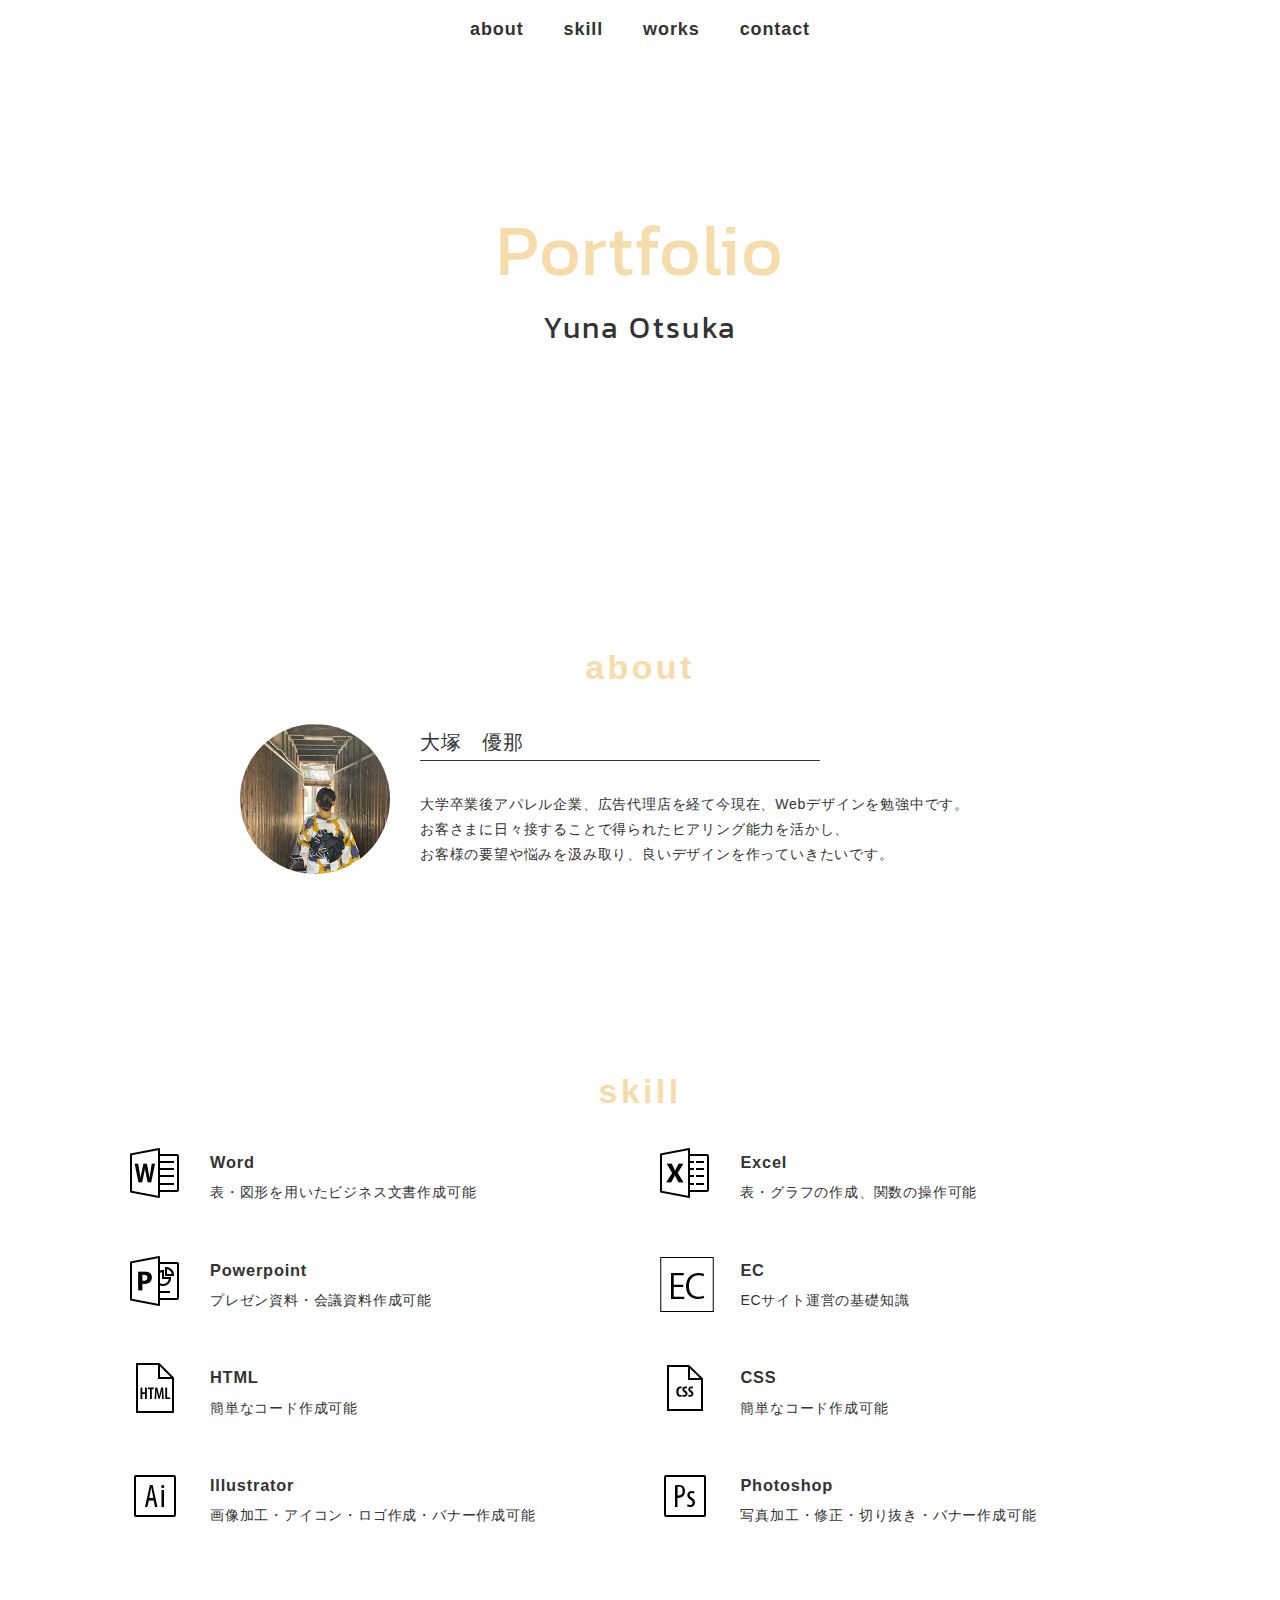
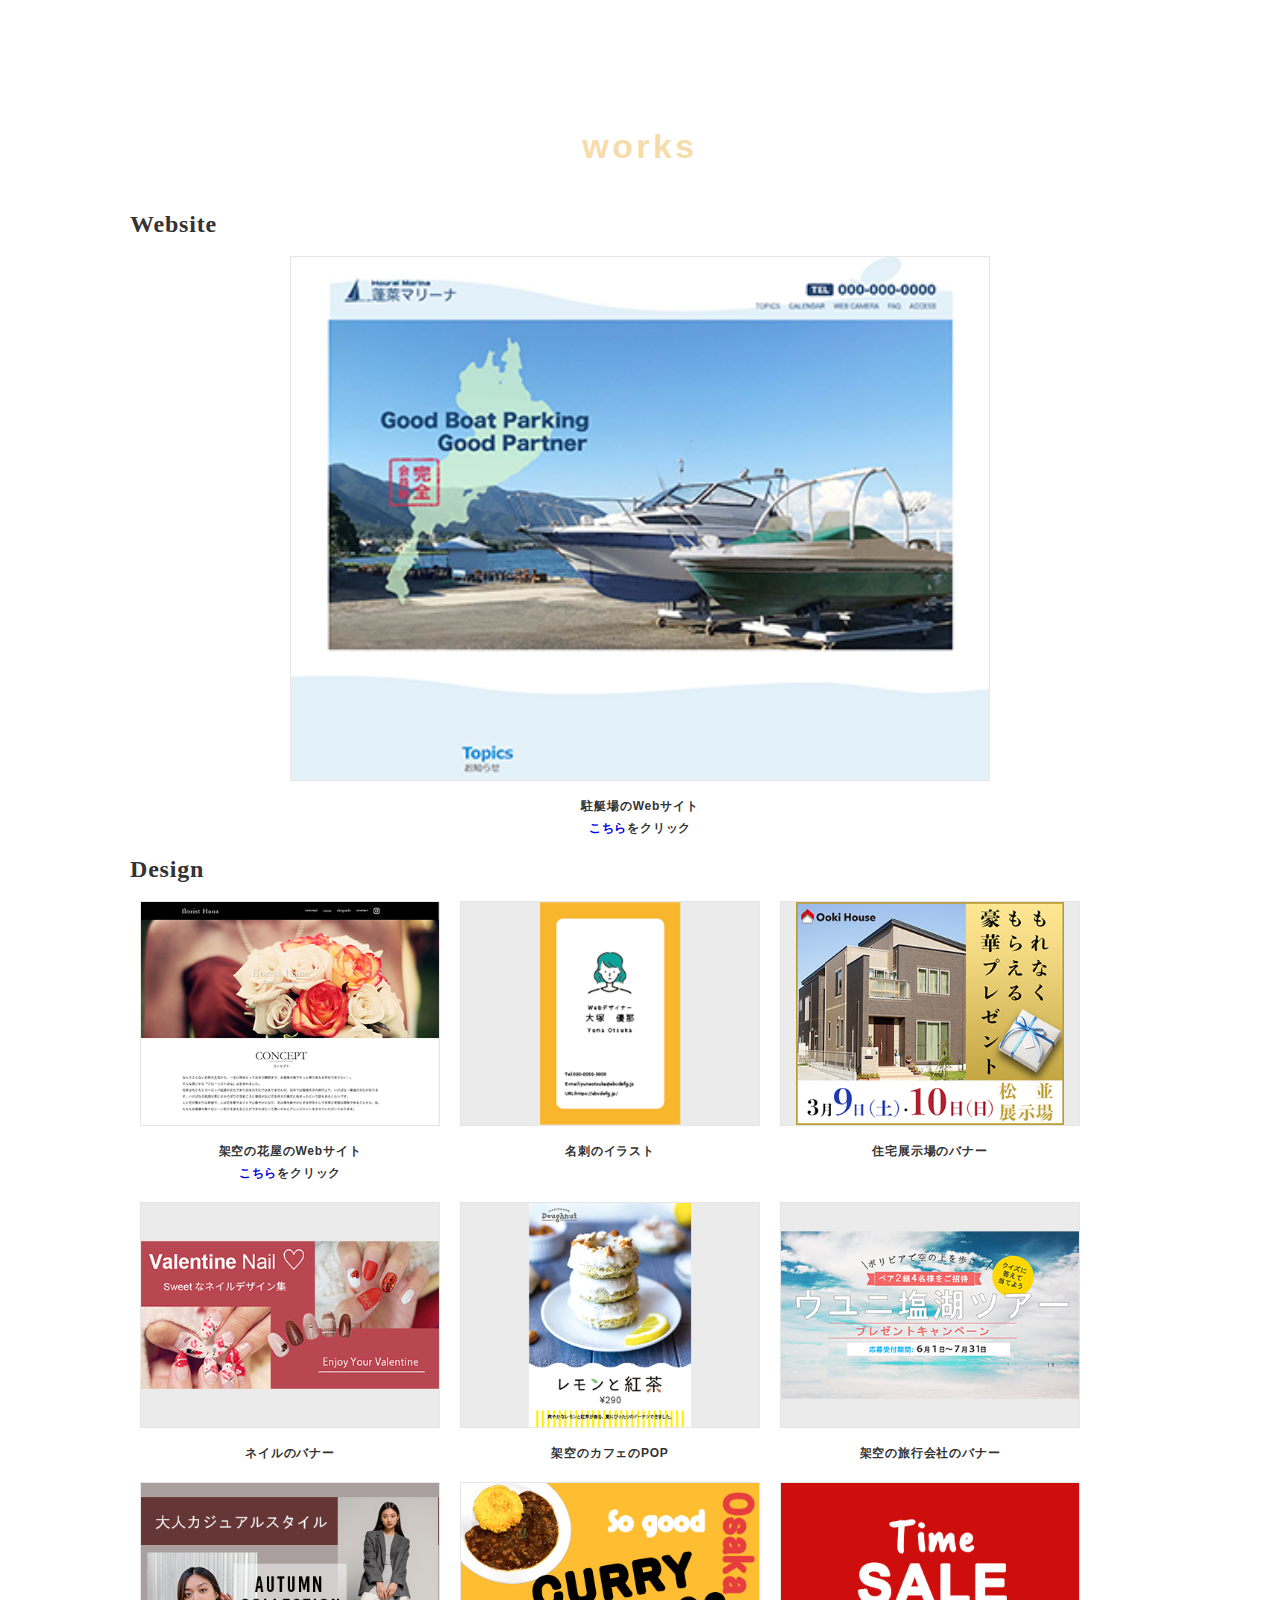
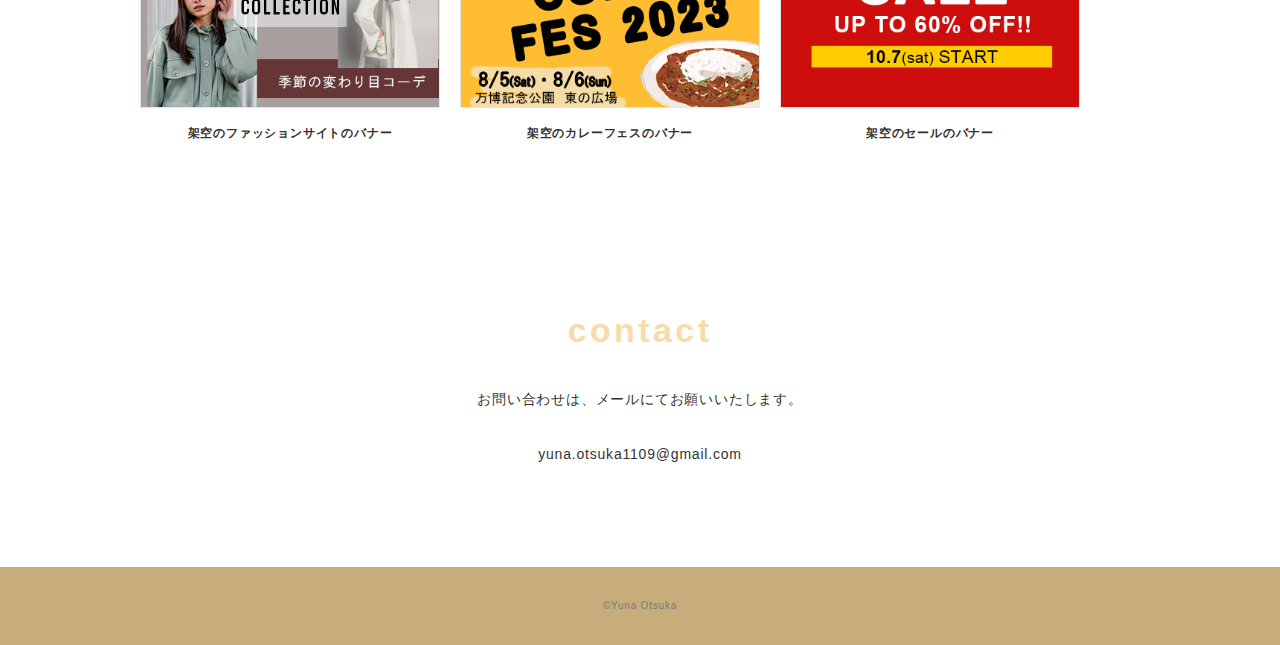
<file: portfolio/index.html>
<!DOCTYPE html>
<html>
<head>
  <meta charset="utf-8">
  <meta name="viewport" content="width=device-width,initial-scale=1.0,user-scalable=no">
  <meta property='og:type' content='website'>
  <meta property='og:title' content='WebデザイナーYuna Otsuka ポートフォリオ'>
  <meta property='og:url' content='URLが入る'>
  <meta property='og:description' content='Yuna Otsukaのポートフォリオサイトです。'>
  <meta property="og:image" content="img/ogp.png">
  <meta name="description" content="Yuna Otsukaのポートフォリオサイトです" />
  <title>Yuna Otsuka ポートフォリオ</title>
  <link rel="preconnect" href="https://fonts.gstatic.com">
  <link rel="preconnect" href="https://fonts.googleapis.com">
<link rel="preconnect" href="https://fonts.gstatic.com" crossorigin>
<link href="https://fonts.googleapis.com/css2?family=Kanit:wght@500&display=swap" rel="stylesheet">
  <link href="https://fonts.googleapis.com/css?family=Material+Icons+Outlined" rel="stylesheet">
  <link href="css/ress.css" media="all" rel="stylesheet" type="text/css" />
  <link href="css/style.css" media="all" rel="stylesheet" type="text/css" />
  <link rel="shortcut icon" href="img/favicon.ico" />
  <link rel=”canonical” href=”URLが入る” />
  <link rel="stylesheet" href="https://use.fontawesome.com/releases/v5.6.4/css/all.css">
</head>
<body>
  <div class="wrapper">
    <main class="content">

      <!-- header -->
      <header class="header">
        <div class="header-inner">
          <p class="header-title">Portfolio</p>
          <p class="header-subtitle">Yuna Otsuka</p>
        </div>
      </header>
      <!-- /header -->

      <!-- gnav -->
      <nav class="gnav">
        <div class="gnav-inner">
          <ul class="gnav-list">
            <li class="gnav-item"><a href="#about">about</a></li>
            <li class="gnav-item"><a href="#skill">skill</a></li>
            <li class="gnav-item"><a href="#works">works</a></li>
            <li class="gnav-item"><a href="#contact">contact</a></li>
          </ul>
        </div>
      </nav>
      <!-- /gnav -->

      <!-- page-top -->
      <div class="space"></div>
      <div class="pagetop">Top</div>
      <!-- /page-top -->

            <!-- about -->
            <section class="about section" id="about">
              <div class="inner">
                <h2 class="title">about</h2>
                <div class="profile">
                  <p class="profile-img">
                    <img src="img/profile.png" alt="プロフィール画像">
                  </p>
                  <div class="profile-body">
                    <p class="name">大塚　優那</p>
                    <p class="text">
                      大学卒業後アパレル企業、広告代理店を経て今現在、Webデザインを勉強中です。</br>
                      お客さまに日々接することで得られたヒアリング能力を活かし、</br>
                      お客様の要望や悩みを汲み取り、良いデザインを作っていきたいです。
                    </p>
                  </div>
                </div>
              </div>
            </section>
            <!-- /about -->

 <!-- skill -->
 <section class="skill section" id="skill">
  <div class="inner">
    <h2 class="title">skill</h2>
    <div class="skill-list">
      <div class="skill-item">
        <p class="skill-img"><img src="img/icons8-word-50.png" alt="Wordのアイコン"></p>
        <div class="skill-body">
          <h3 class="skill-name">Word</h3>
          <p class="skill-text">
            表・図形を用いたビジネス文書作成可能</p>
        </div>
      </div>
      <div class="skill-item">
        <p class="skill-img"><img src="img/icons8-エクセル-50.png" alt="Excelのアイコン"></p>
        <div class="skill-body">
          <h3 class="skill-name">Excel</h3>
          <p class="skill-text">
            表・グラフの作成、関数の操作可能</p>
        </div>
      </div>
      <div class="skill-item">
        <p class="skill-img"><img src="img/icons8-パワーポイント-50.png" alt="Powepointの画像"></p>
        <div class="skill-body">
          <h3 class="skill-name">Powerpoint</h3>
          <p class="skill-text">
            プレゼン資料・会議資料作成可能</p>
        </div>
      </div>
      <div class="skill-item">
        <p class="skill-img"><img src="img/icons8-adobe-xd-50.png" alt="ECのアイコン"></p>
        <div class="skill-body">
          <h3 class="skill-name">EC</h3>
          <p class="skill-text">
            ECサイト運営の基礎知識</p>
        </div>
      </div>
      <div class="skill-item">
        <p class="skill-img"><img src="img/icons8-html-50.png" alt="HTMLのアイコン"></p>
        <div class="skill-body">
          <h3 class="skill-name">HTML</h3>
          <p class="skill-text">
            簡単なコード作成可能</p>
        </div>
      </div>
      <div class="skill-item">
        <p class="skill-img"><img src="img/icons8-cssファイルタイプ-50.png" alt="CSSのアイコン"></p>
        <div class="skill-body">
          <h3 class="skill-name">CSS</h3>
          <p class="skill-text">
            簡単なコード作成可能</p>
        </div>
      </div>
      <div class="skill-item">
        <p class="skill-img"><img src="img/icons8-adobe-illustrator-50.png" alt="Illustratorのアイコン"></p>
        <div class="skill-body">
          <h3 class="skill-name">Illustrator</h3>
          <p class="skill-text">
            画像加工・アイコン・ロゴ作成・バナー作成可能</p>
        </div>
      </div>
        <div class="skill-item">
          <p class="skill-img"><img src="img/icons8-adobe-photoshop-50.png" alt="Photoshopのアイコン"></p>
          <div class="skill-body">
            <h3 class="skill-name">Photoshop</h3>
            <p class="skill-text">
              写真加工・修正・切り抜き・バナー作成可能</p>
          </div>
        </div>
      </div>
    </div>
  </div>
</section>
<!-- /skill -->

      <!-- works -->
      <section class="works section" id="works">
        <div class="inner">
          <h2 class="title">works</h2>
          <h3 class="works-subtitle">Website</h3>
          <div class="horai_marine">
              <p class="works-img"><img src="img/horai_marine.png" width="700" height="400" alt="サイトの画像"></p>
              <p class="works-name">駐艇場のWebサイト</br>
              <a href="works-template.html" target="_blank">こちら</a>をクリック</p>
          </div>
          <h3 class="works-subtitle">Design</h3>
          <div class="works-list">
              <div>
                <p class="works-img"><img src="img/frolist1.png" width="300" height="300" alt="サイトの画像"></p>
                <p class="works-name">架空の花屋のWebサイト</br>
                <a href="works-template1.html" target="_blank">こちら</a>をクリック</p>
            </div>
            <a p class="works-img"><img src="img/namecard.png" width="300"height="300"alt="名刺の画像">
             <p class="works-name">名刺のイラスト</p>
            </a>
            <a p class="works-img"><img src="img/banner_practice@2x.png" width="300"height="300"alt="住宅展示場のバナー画像">
             <p class="works-name">住宅展示場のバナー</p>
            </a>
            <a p class="works-img"><img src="img/valentine_nail1.png" width="300"height="300"alt="ネイルのバナー画像">
             <p class="works-name">ネイルのバナー</p>
            </a>
            <a p class="works-img"><img src="img/pop1.png" width="300"height="300"alt="ドーナツの画像">
              <p class="works-name">架空のカフェのPOP</p>
            </a>
            <a p class="works-img"><img src="img/banner_uyuniennko2.png" width="300"height="300"alt="ウユニ塩湖のバナー画像">
              <p class="works-name">架空の旅行会社のバナー</p>
            <a p class="works-img"><img src="img/fashion.png" width="300"height="300"alt="服のバナー画像">
                <p class="works-name">架空のファッションサイトのバナー</p>
            </a>
            <a p class="works-img"><img src="img/curry.png" width="300"height="300"alt="カレーのバナー画像">
              <p class="works-name">架空のカレーフェスのバナー</p>
            </a>
            <a p class="works-img"><img src="img/sale.png" width="300"height="300"alt="セールのバナー画像">
              <p class="works-name">架空のセールのバナー</p>
            </a>
          </div>
        </div>
      </section>
      <!-- /works -->

      <!-- contact -->
      <section class="contact section" id="contact">
        <div class="inner">
          <h2 class="title">contact</h2>
          <p class="lead">
            お問い合わせは、<br class="sp-only">メールにてお願いいたします。
          </p>
          <div class="contact-list">
            <span class="contact-item">yuna.otsuka1109@gmail.com</span>
          </div>
        </div>
      </section>
      <!-- /contact -->
    
    <!-- footer -->
    <footer class="footer">
      <div class="copyright">&copy;Yuna Otsuka</div>
    </footer>
    <!-- /footer -->
  </main>
  </div>
  <script src="js/script.js"></script> 
  </body>
</html>
</file>
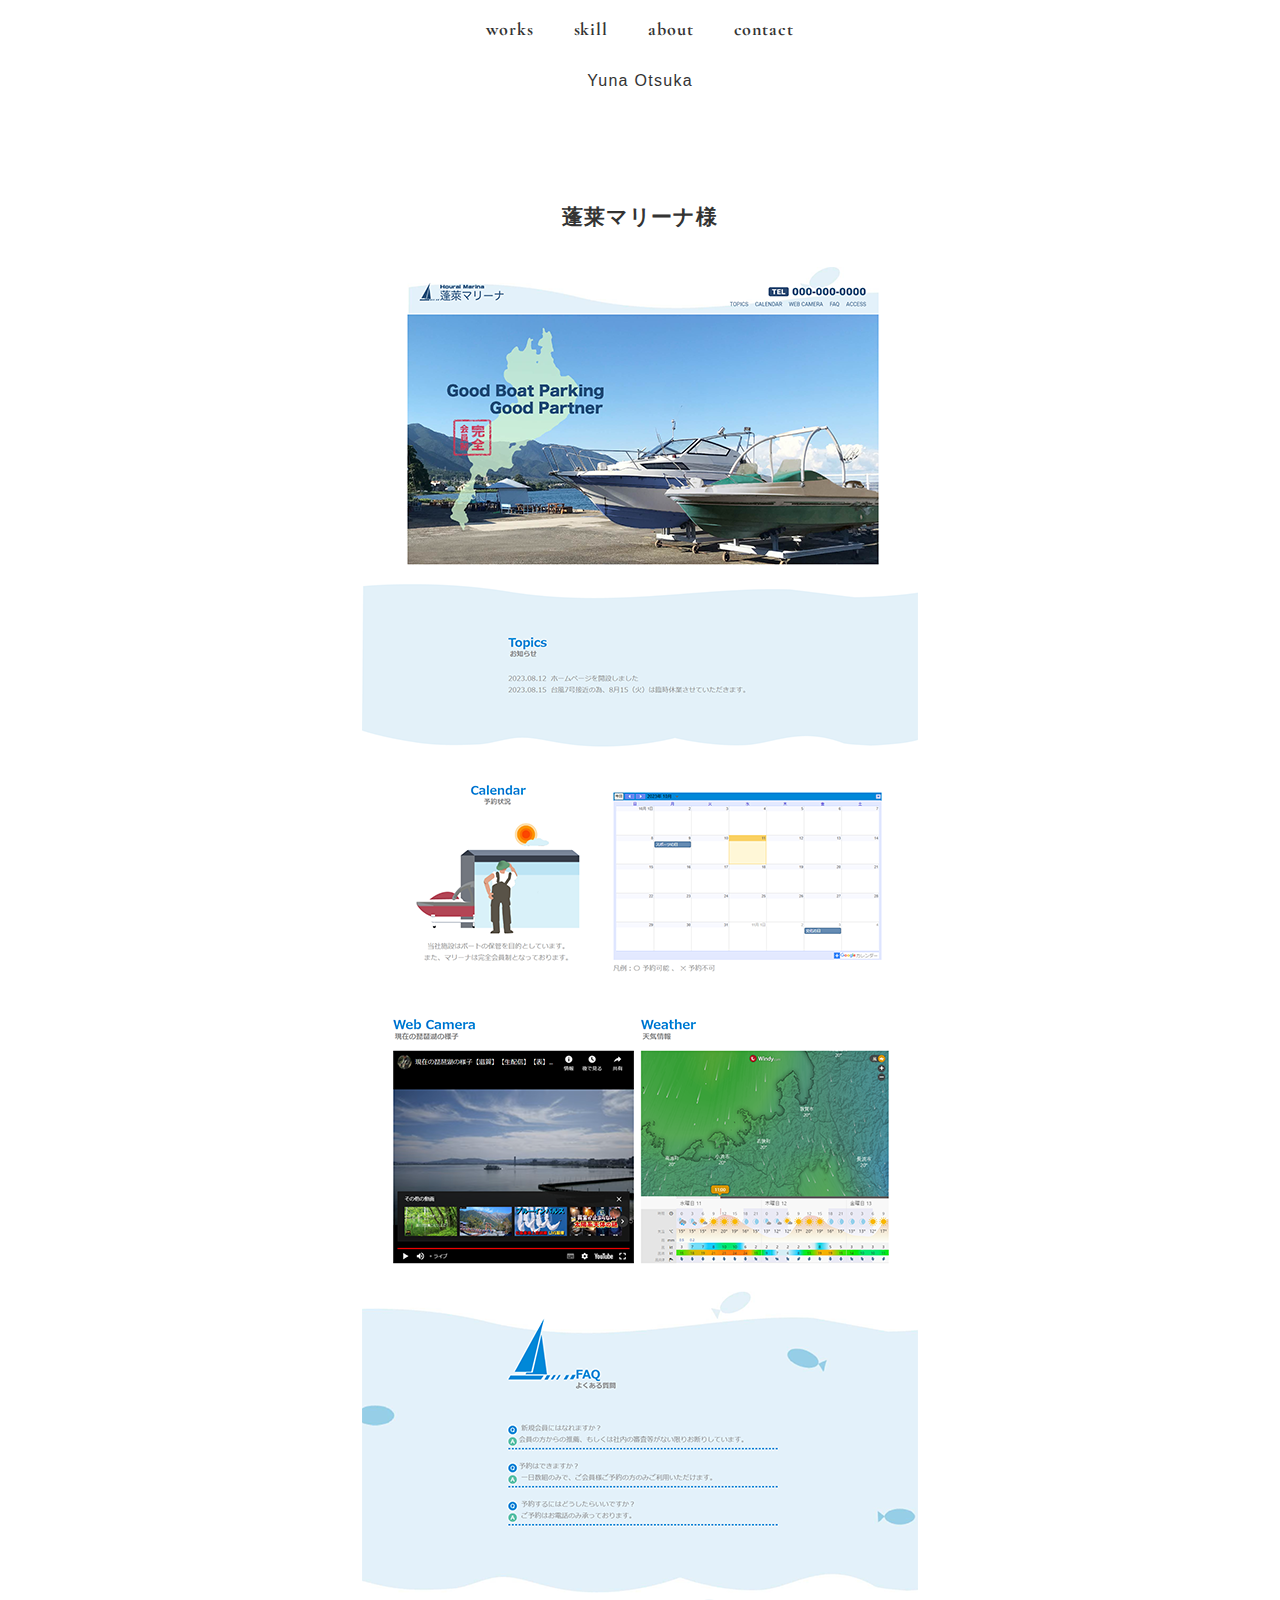
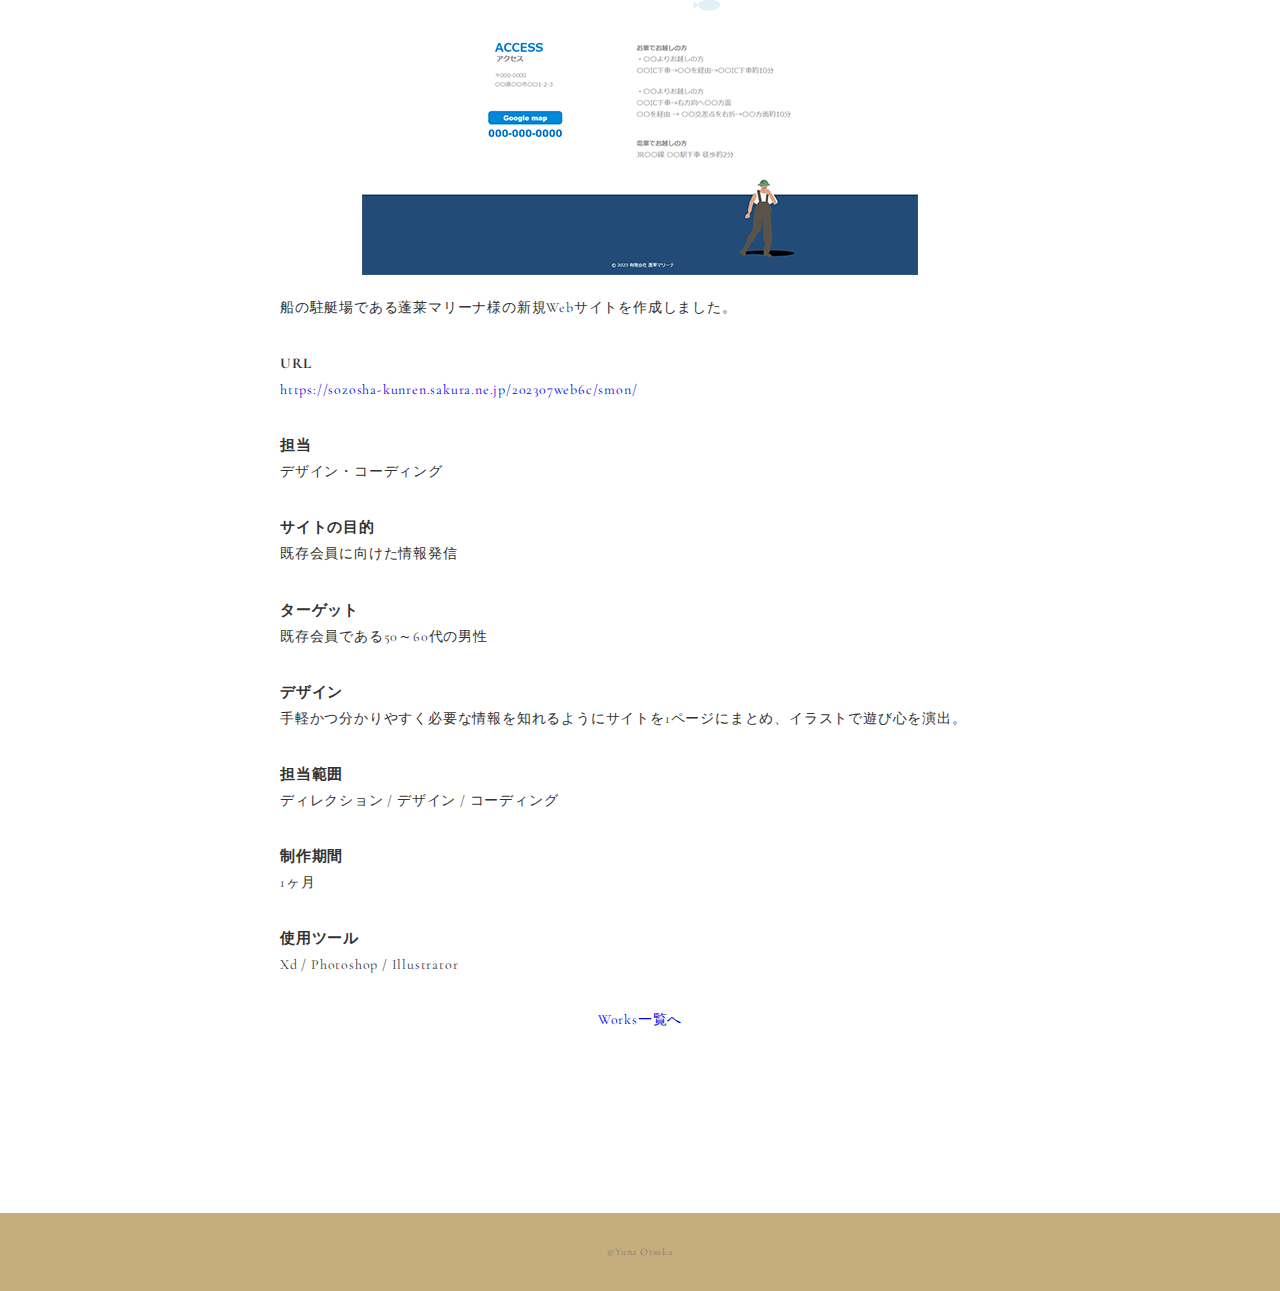
<file: portfolio/works-template.html>
<!DOCTYPE html>
<html>
<head>
  <meta charset="utf-8">
  <meta name="viewport" content="width=device-width,initial-scale=1.0,user-scalable=no">
  <meta property='og:type' content='website'>
  <meta property='og:title' content='WebデザイナーYuna Otsuka ポートフォリオ'>
  <meta property='og:url' content='URLが入る'>
  <meta property='og:description' content='Yuna Otsukaのポートフォリオサイトです。'>
  <meta property="og:image" content="img/ogp.png">
  <meta name="description" content="Yuna Otsukaのポートフォリオサイトです" />
  <title>Yuna Otsuka ポートフォリオ</title>
  <link rel="preconnect" href="https://fonts.gstatic.com">
  <link
    href="https://fonts.googleapis.com/css2?family=Amatic+SC&family=Cormorant+Garamond&family=Dancing+Script&display=swap"
    rel="stylesheet">
  <link href="https://fonts.googleapis.com/css?family=Material+Icons+Outlined" rel="stylesheet">
  <link href="css/ress.css" media="all" rel="stylesheet" type="text/css" />
  <link href="css/style.css" media="all" rel="stylesheet" type="text/css" />
  <link rel="shortcut icon" href="img/favicon.ico" />
  <link rel=”canonical” href=”URLが入る” /><!-- SEO対策 -->
</head>

<body>
  <div class="wrapper">

    <!-- header -->
    <header class="sub-header">
      <div class="sub-header-inner">
        <a href=".">
          <p class="sub-header-title">Portfolio</p>
          <p class="sub-header-subtitle">Yuna Otsuka</p>
        </a>
      </div>

    </header>
    <!-- /header -->

    <!-- gnav -->
    <nav class="gnav">
      <div class="gnav-inner">
        <ul class="gnav-list">
          <li class="gnav-item"><a href="./#works">works</a></li>
          <li class="gnav-item"><a href="./#skill">skill</a></li>
          <li class="gnav-item"><a href="./#about">about</a></li>
          <li class="gnav-item"><a href="./#contact">contact</a></li>
        </ul>
      </div>
    </nav>
    <!-- /gnav -->

    <main class="content">

      <article class="article">
        <div class="article-inner">
          <h2 class="article-title">蓬莱マリーナ様</h2>
          <p class="article-img">
            <img src="img/horai_maine.png" alt="サイトの画像">
          </p>
          <div class="article-body">
            <p>船の駐艇場である蓬莱マリーナ様の新規Webサイトを作成しました。</p>
            <h3 class="article-info-title">URL</h3>
            <p><a href="https://sozosha-kunren.sakura.ne.jp/202307web6c/smon/" target="_blank" rel="noopener">https://sozosha-kunren.sakura.ne.jp/202307web6c/smon/</a></p>
            <h3 class="article-info-title">担当</h3>
            <p>デザイン・コーディング</p>
            <h3 class="article-info-title">サイトの目的</h3>
            <p>既存会員に向けた情報発信
            </p>
            <h3 class="article-info-title">ターゲット</h3>
            <p>既存会員である50～60代の男性</p>
            <h3 class="article-info-title">デザイン</h3>
            <p>手軽かつ分かりやすく必要な情報を知れるようにサイトを1ページにまとめ、イラストで遊び心を演出。 
            </p>
            <h3 class="article-info-title">担当範囲</h3>
            <p>ディレクション / デザイン / コーディング
            </p>  
            <h3 class="article-info-title">制作期間</h3>
            <p>1ヶ月</p>
            <h3 class="article-info-title">使用ツール</h3>
            <p> Xd / Photoshop / Illustrator</p>
          <div class="home-link">
            <a href="./#works">Works一覧へ</a>
          </div>
        </div>
      </article>
    </main>

    <!-- footer -->
    <footer class="footer">
      <div class="copyright">&copy;Yuna Otsuka</div>
    </footer>
    <!-- /footer -->

  </div>
  <script src="https://ajax.googleapis.com/ajax/libs/jquery/3.5.1/jquery.min.js"></script>
  <script type='text/javascript' src="js/script.js"></script>
</body>
</html>
</file>
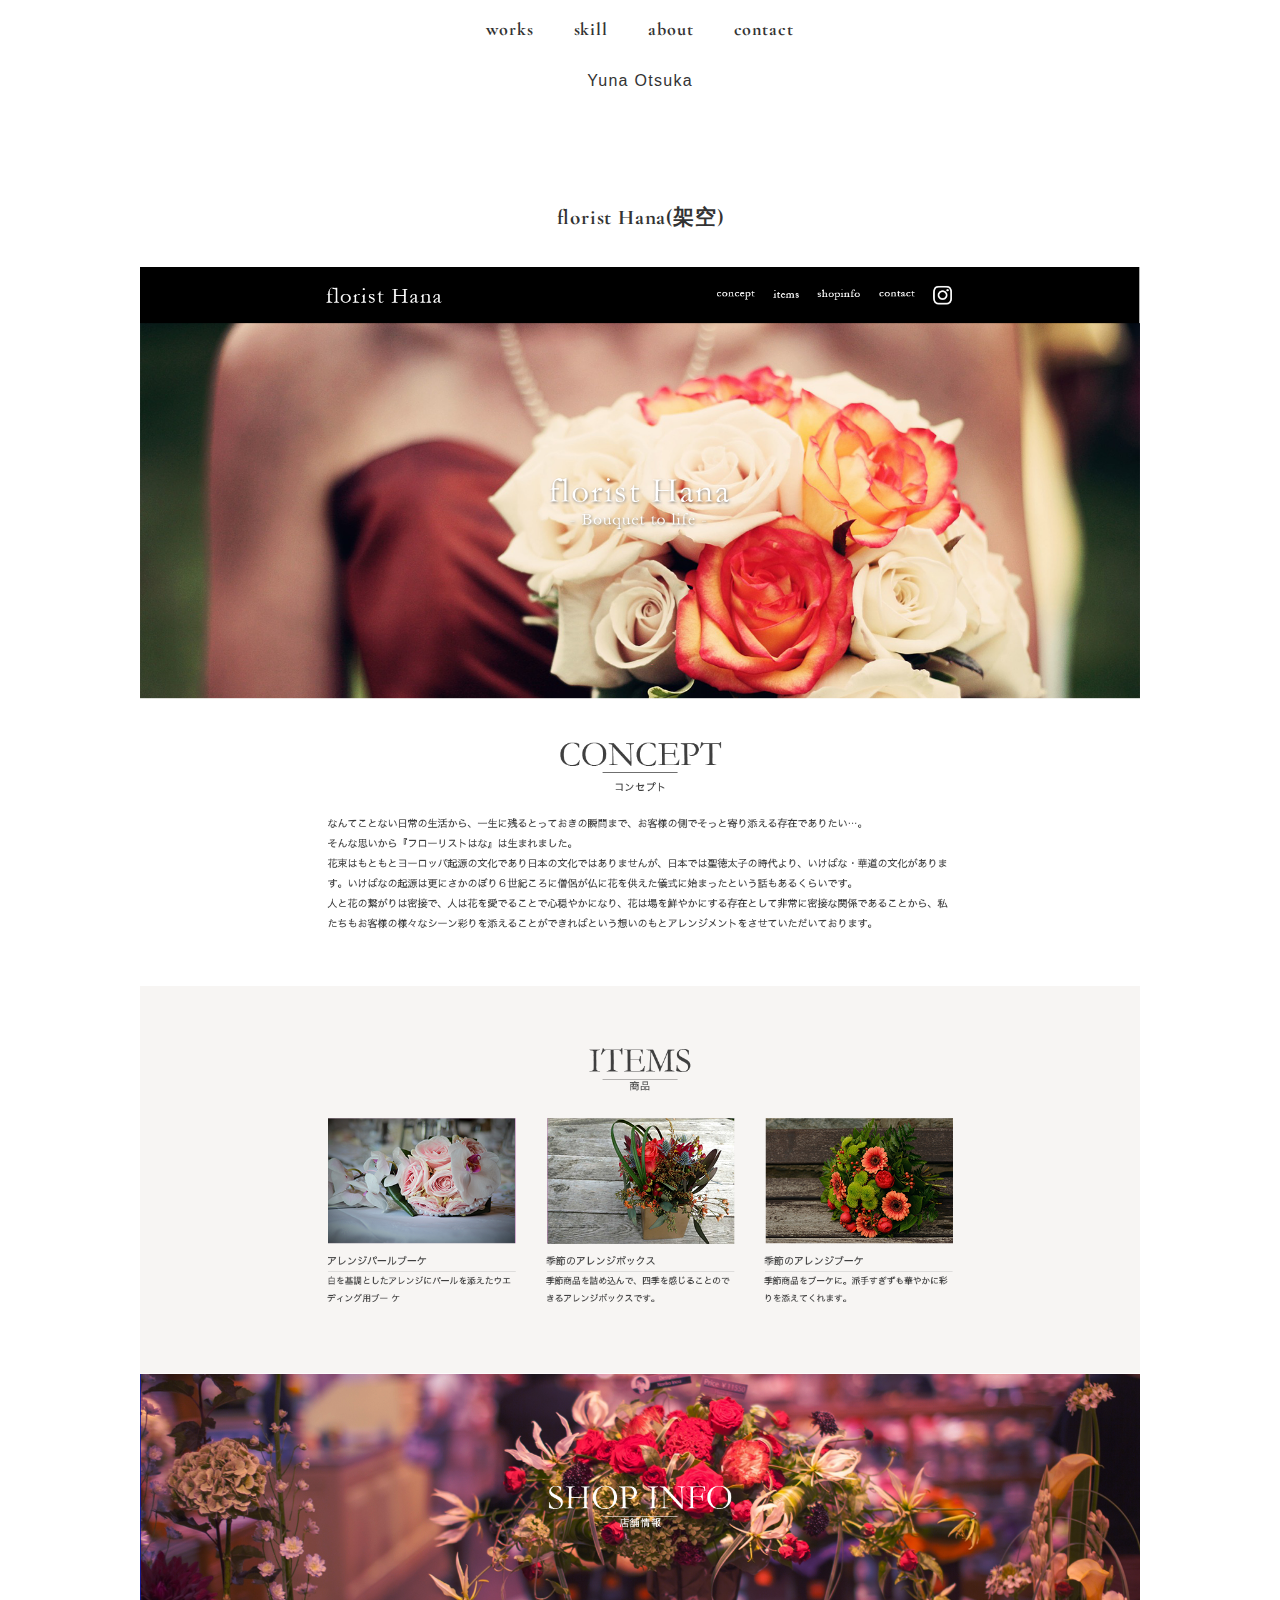
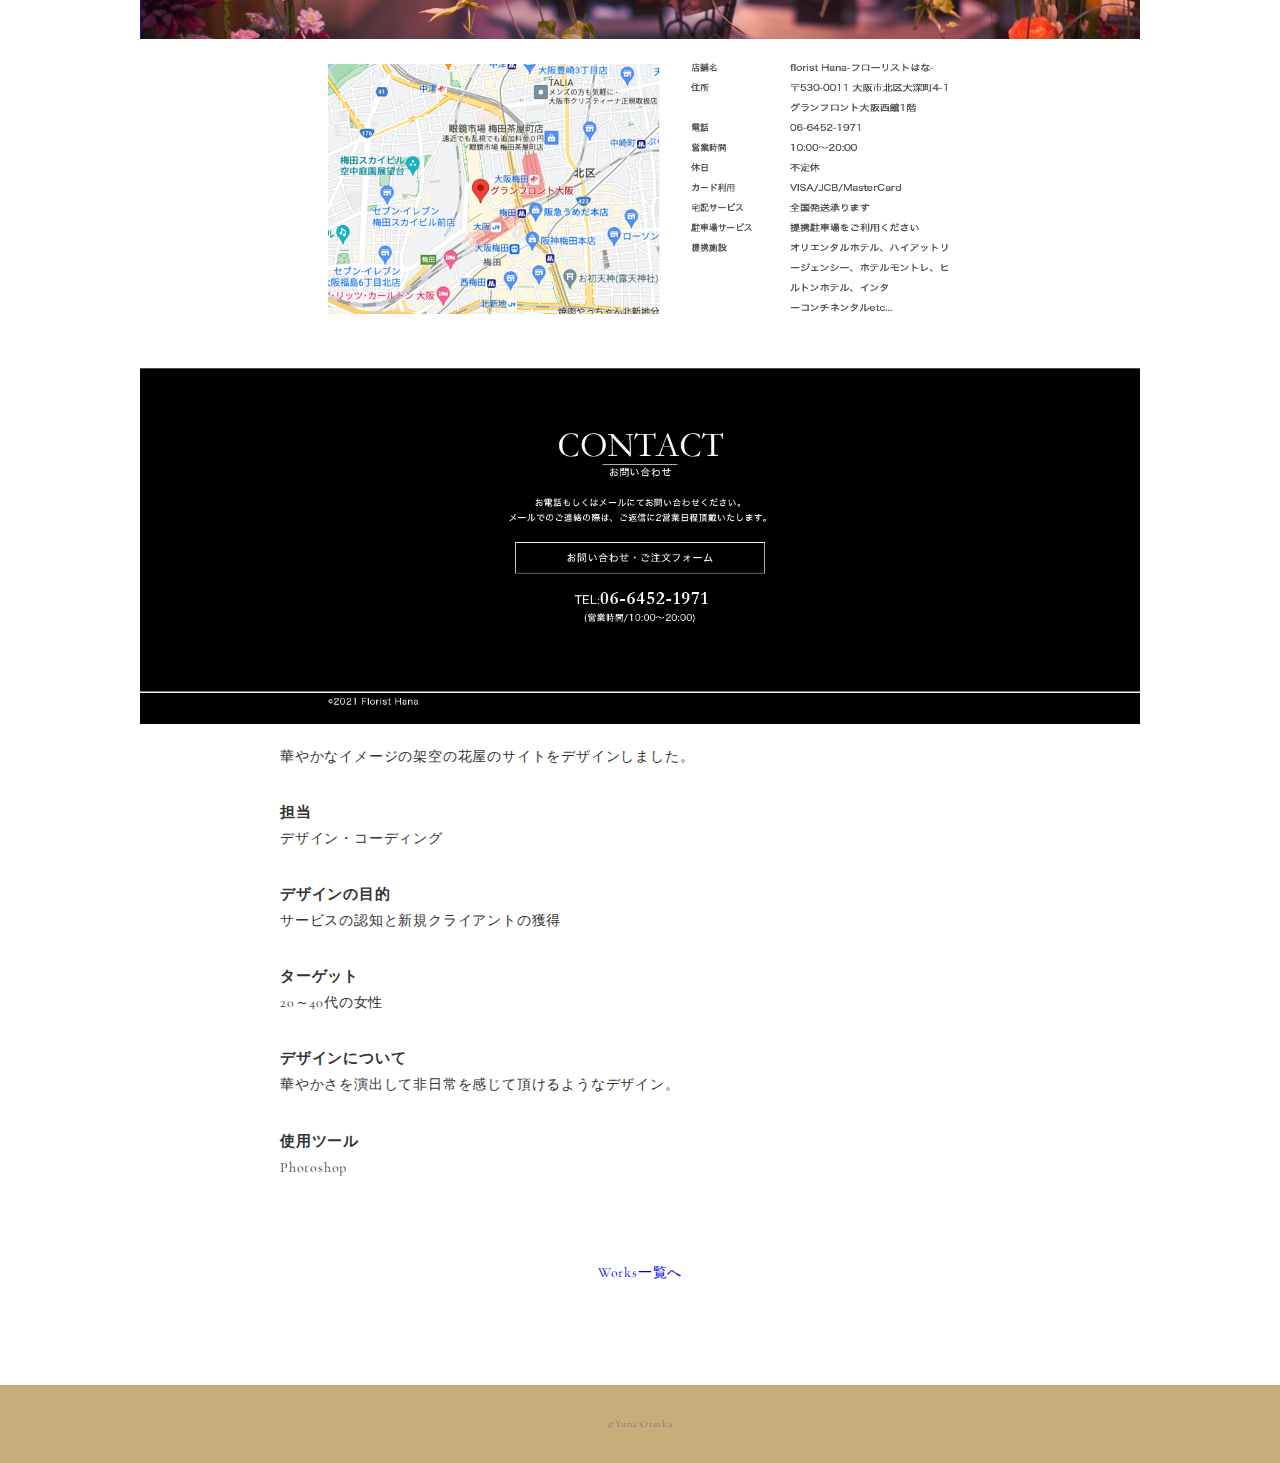
<file: portfolio/works-template1.html>
<!DOCTYPE html>
<html>
<head>
  <meta charset="utf-8">
  <meta name="viewport" content="width=device-width,initial-scale=1.0,user-scalable=no">
  <meta property='og:type' content='website'>
  <meta property='og:title' content='WebデザイナーYuna Otsuka ポートフォリオ'>
  <meta property='og:url' content='URLが入る'>
  <meta property='og:description' content='Yuna Otsukaのポートフォリオサイトです。'>
  <meta property="og:image" content="img/ogp.png">
  <meta name="description" content="Yuna Otsukaのポートフォリオサイトです" />
  <title>Hanako Yamada ポートフォリオ</title>
  <link rel="preconnect" href="https://fonts.gstatic.com">
  <link
    href="https://fonts.googleapis.com/css2?family=Amatic+SC&family=Cormorant+Garamond&family=Dancing+Script&display=swap"
    rel="stylesheet">
  <link href="https://fonts.googleapis.com/css?family=Material+Icons+Outlined" rel="stylesheet">
  <link href="css/ress.css" media="all" rel="stylesheet" type="text/css" />
  <link href="css/style.css" media="all" rel="stylesheet" type="text/css" />
  <link rel="shortcut icon" href="img/favicon.ico" />
  <link rel=”canonical” href=”URLが入る” />
</head>

<body>
  <div class="wrapper">

    <!-- header -->
    <header class="sub-header">
      <div class="sub-header-inner">
        <a href=".">
          <p class="sub-header-title">Portfolio</p>
          <p class="sub-header-subtitle">Yuna Otsuka</p>
        </a>
      </div>

    </header>
    <!-- /header -->

    <!-- gnav -->
    <nav class="gnav">
      <div class="gnav-inner">
        <ul class="gnav-list">
          <li class="gnav-item"><a href="./#works">works</a></li>
          <li class="gnav-item"><a href="./#skill">skill</a></li>
          <li class="gnav-item"><a href="./#about">about</a></li>
          <li class="gnav-item"><a href="./#contact">contact</a></li>
        </ul>
      </div>
    </nav>
    <!-- /gnav -->

    <main class="content">

      <article class="article">
        <div class="article-inner">
          <h2 class="article-title">florist Hana(架空)</h2>
          <p class="article-img">
            <img src="img/florist_hana.png" alt="サイトの画像">
          </p>
          <div class="article-body">
            <p>
              華やかなイメージの架空の花屋のサイトをデザインしました。
            </p>
            <h3 class="article-info-title">担当</h3>
            <p>デザイン・コーディング</p>
            <h3 class="article-info-title">デザインの目的</h3>
            <p>サービスの認知と新規クライアントの獲得</p>
            <h3 class="article-info-title">ターゲット</h3>
            <p>20～40代の女性</p>
            <h3 class="article-info-title">デザインについて</h3>
            <p>
              華やかさを演出して非日常を感じて頂けるようなデザイン。
            </p>
            <h3 class="article-info-title">使用ツール</h3>
            <p> Photoshop
            </p>
          </div>
          <div class="home-link">
            <a href="./#works">Works一覧へ</a>
          </div>
        </div>
      </article>

    </main>

    <!-- footer -->
    <footer class="footer">
      <div class="copyright">&copy;Yuna Otsuka</div>
    </footer>
    <!-- /footer -->

  </div>
  <script src="https://ajax.googleapis.com/ajax/libs/jquery/3.5.1/jquery.min.js"></script>
  <script type='text/javascript' src="js/script.js"></script>
</body>
</html>
</file>
<file: portfolio/css/ress.css>
/*!
 * ress.css • v3.0.1
 * MIT License
 * github.com/filipelinhares/ress
 */

/* # =================================================================
   # Global selectors
   # ================================================================= */

html {
  box-sizing: border-box;
  word-break: normal;
  -moz-tab-size: 4;
  tab-size: 4;

  -webkit-text-size-adjust: 100%; /* Prevent adjustments of font size after orientation changes in iOS */
}

*,
::before,
::after {
  box-sizing: inherit;
  background-repeat: no-repeat; /* Set `background-repeat: no-repeat` to all elements and pseudo elements */
}

::before,
::after {
  vertical-align: inherit;
  text-decoration: inherit; /* Inherit text-decoration and vertical align to ::before and ::after pseudo elements */
}

* {
  margin: 0;
  padding: 0; /* Reset `padding` and `margin` of all elements */
}

/* # =================================================================
   # General elements
   # ================================================================= */

hr {
  overflow: visible; /* Show the overflow in Edge and IE */
  height: 0; /* Add the correct box sizing in Firefox */
}

details,
main {
  display: block; /* Render the `main` element consistently in IE. */
}

summary {
  display: list-item; /* Add the correct display in all browsers */
}

small {
  font-size: 80%; /* Set font-size to 80% in `small` elements */
}

[hidden] {
  display: none; /* Add the correct display in IE */
}

abbr[title] {
  /* Add the correct text decoration in Chrome, Edge, IE, Opera, and Safari */
  text-decoration: underline;
  text-decoration: underline dotted;
  border-bottom: none; /* Remove the bottom border in Chrome 57 */
}

a {
  background-color: transparent; /* Remove the gray background on active links in IE 10 */
}

a:active,
a:hover {
  outline-width: 0; /* Remove the outline when hovering in all browsers */
}

code,
kbd,
pre,
samp {
  font-family: monospace, monospace; /* Specify the font family of code elements */
}

pre {
  font-size: 1em; /* Correct the odd `em` font sizing in all browsers */
}

b,
strong {
  font-weight: bolder; /* Add the correct font weight in Chrome, Edge, and Safari */
}

/* https://gist.github.com/unruthless/413930 */
sub,
sup {
  position: relative;
  font-size: 75%;
  line-height: 0;
  vertical-align: baseline;
}

sub {
  bottom: -.25em;
}

sup {
  top: -.5em;
}

/* # =================================================================
   # Forms
   # ================================================================= */

input {
  border-radius: 0;
}

/* Replace pointer cursor in disabled elements */
[disabled] {
  cursor: default;
}

[type="number"]::-webkit-inner-spin-button,
[type="number"]::-webkit-outer-spin-button {
  height: auto; /* Correct the cursor style of increment and decrement buttons in Chrome */
}

[type="search"] {
  outline-offset: -2px; /* Correct the outline style in Safari */

  -webkit-appearance: textfield; /* Correct the odd appearance in Chrome and Safari */
}

[type="search"]::-webkit-search-decoration {
  -webkit-appearance: none; /* Remove the inner padding in Chrome and Safari on macOS */
}

textarea {
  overflow: auto; /* Internet Explorer 11+ */
  resize: vertical; /* Specify textarea resizability */
}

button,
input,
optgroup,
select,
textarea {
  font: inherit; /* Specify font inheritance of form elements */
}

optgroup {
  font-weight: bold; /* Restore the font weight unset by the previous rule */
}

button {
  overflow: visible; /* Address `overflow` set to `hidden` in IE 8/9/10/11 */
}

button,
select {
  text-transform: none; /* Firefox 40+, Internet Explorer 11- */
}

/* Apply cursor pointer to button elements */
button,
[type="button"],
[type="reset"],
[type="submit"],
[role="button"] {
  cursor: pointer;
  color: inherit;
}

/* Remove inner padding and border in Firefox 4+ */
button::-moz-focus-inner,
[type="button"]::-moz-focus-inner,
[type="reset"]::-moz-focus-inner,
[type="submit"]::-moz-focus-inner {
  padding: 0;
  border-style: none;
}

/* Replace focus style removed in the border reset above */
button:-moz-focusring,
[type="button"]::-moz-focus-inner,
[type="reset"]::-moz-focus-inner,
[type="submit"]::-moz-focus-inner {
  outline: 1px dotted ButtonText;
}

button,
html [type="button"],
/* Prevent a WebKit bug where (2) destroys native `audio` and `video`controls in Android 4 */
[type="reset"],
[type="submit"] {
  -webkit-appearance: button; /* Correct the inability to style clickable types in iOS */
}

/* Remove the default button styling in all browsers */
button,
input,
select,
textarea {
  border-style: none;
  background-color: transparent;
}

/* Style select like a standard input */
select {
  -webkit-appearance: none; /* Chrome 41+ */
  -moz-appearance: none; /* Firefox 36+ */
}

select::-ms-expand {
  display: none; /* Internet Explorer 11+ */
}

select::-ms-value {
  color: currentColor; /* Internet Explorer 11+ */
}

legend {
  display: table; /* Correct the text wrapping in Edge and IE */
  max-width: 100%; /* Correct the text wrapping in Edge and IE */
  max-width: 100%; /* Correct the text wrapping in Edge 18- and IE */
  white-space: normal; /* Correct the text wrapping in Edge and IE */
  color: inherit; /* Correct the color inheritance from `fieldset` elements in IE */
  border: 0; /* Correct `color` not being inherited in IE 8/9/10/11 */
}

::-webkit-file-upload-button {
  font: inherit; /* Change font properties to `inherit` in Chrome and Safari */
  color: inherit;
  /* Correct the inability to style clickable types in iOS and Safari */

  -webkit-appearance: button;
}

/* # =================================================================
   # Specify media element style
   # ================================================================= */

img {
  border-style: none; /* Remove border when inside `a` element in IE 8/9/10 */
}

/* Add the correct vertical alignment in Chrome, Firefox, and Opera */
progress {
  vertical-align: baseline;
}

/* # =================================================================
   # Accessibility
   # ================================================================= */

/* Hide content from screens but not screenreaders */
@media screen {
  [hidden~="screen"] {
    display: inherit;
  }
  [hidden~="screen"]:not(:active):not(:focus):not(:target) {
    position: absolute !important;
    clip: rect(0 0 0 0) !important;
  }
}

/* Specify the progress cursor of updating elements */
[aria-busy="true"] {
  cursor: progress;
}

/* Specify the pointer cursor of trigger elements */
[aria-controls] {
  cursor: pointer;
}

/* Specify the unstyled cursor of disabled, not-editable, or otherwise inoperable elements */
[aria-disabled] {
  cursor: default;
}
</file>
<file: portfolio/css/style.css>
body {
  font-family:"Cormorant Garamond","Helvetica Neue",Arial,"Hiragino Kaku Gothic ProN","Hiragino Sans","Meiryo",sans-serif;
  font-size: 14px;
  line-height: 1.8;
  letter-spacing: .8px;
  color: #333;
}
 
a {
  transition: opacity .3s;
  text-decoration: none;
  /* color: #16cec5; */
}

img {
  max-width: 100%;
  height: auto;
  vertical-align: bottom;
  border-style: none;
}

ul,
li {
  list-style: none;
}

.pc-only {
  display: block;
}

.sp-only {
  display: none;
}

/*--------------------------------
 レイアウト
---------------------------------*/
.section {
  padding: 100px 0;
}

.inner {
  max-width: 1100px;
  margin: 0 auto;
  padding: 0 40px;
}

/*--------------------------------
 見出し
---------------------------------*/
.title {
  font-size: 34px;
  line-height: 1;
  margin-bottom: 40px;
  text-align: center;
  letter-spacing: .1em;
  color: #f7dcab;
}

.lead {
  margin-bottom: 30px;
}

/*--------------------------------
 header
---------------------------------*/
.header {
  display: flex;
  align-items: center;
  justify-content: center;
  height: 550px;
  text-align: center;
}

.header-inner {
  padding: 0 40px;
}

.header-title {
  font-family: 'Kanit', sans-serif;
  font-size: 72px;
  line-height: 1.2;
  margin-bottom: 20px;
  color: #f7dcab;
}
.header-subtitle {
  font-family: 'Kanit', sans-serif;
  line-height: 1;
  letter-spacing: .08em;
  font-size: 30px;
}

/*--------------------------------
 下層ページのheader
---------------------------------*/
.sub-header {
  display: flex;
  align-items: center;
  justify-content: center;
  padding: 20px 0 10px;
  text-align: center;
}

.sub-header-inner {
  padding: 0 40px;
}

.sub-header-title {
  font-family: 'Kanit', sans-serif;
  font-size: 40px;
  line-height: 1.2;
  margin-bottom: 5px;
  color: #f7dcab;
}
.sub-header-subtitle {
  font-family: 'Kanit', sans-serif;
  font-size: 16px;
  line-height: 1;
  letter-spacing: .08em;
  color: #333;
}
/*--------------------------------
ページトップ
---------------------------------*/
.pagetop {
  cursor: pointer;
  position: fixed;
  right: 30px;
  bottom: 60px;
  display: flex;
  align-items: center;
  justify-content: center;
  width: 60px;
  height: 60px;
  border-radius: 50%;
  transition: .3s;
  color: #000;
  font-size: 15px;
  background: #fff;
  
/*   デフォルトは非表示 */
  opacity: 0;
}
.pagetop:hover {
    box-shadow: 0 0 10px #f7dcab;
}




/*--------------------------------
グローバルナビ
---------------------------------*/
.gnav {
  position: fixed;
  top: 0;
  z-index: 10000;
  width: 100%;
  background-color: #fff;
}

.gnav-inner {
  padding: 15px 40px;
}

.gnav-list {
  display: flex;
  justify-content: center;
}

.gnav-item {
  margin: 0 20px;
}

.gnav-item a {
  position: relative;
  font-size: 18px;
  font-weight: bold;
  line-height: 1;
  display: inline-block;
  padding: 5px 0;
  transition: .3s;
  letter-spacing: .05em;
  color: #333;
}

.gnav-item a:hover {
  opacity: .8;
}
/*--------------------------------
 button
---------------------------------*/
#topButton {
  position: fixed;
  bottom: 20px;
  right: 20px;
  padding: 10px 15px;
  color: #333;
  text-decoration: none;
}

#topButton:hover {
  background-color: #555;
}
html{
  scroll-behavior: smooth;
}
/*--------------------------------
 About
---------------------------------*/
.profile {
  display: flex;
  flex-wrap: wrap;
  max-width: 800px;
  margin: 0 auto;
}

.name{
  font-size: 20px;
  border-bottom:1px solid;
          width: 400px;
}
.text{
  top:0
}

.profile-img {
  width: 150px;
  height: 150px;
  margin-right: 30px;
  border-radius: 50%;
}
.profile-img img {
  border-radius: 50%;
}
.profile-body {
  flex: 1;
}
.profile-body p:not(:last-child) {
  margin-bottom: 5%;
}


/*--------------------------------
 Works
---------------------------------*/
.horai_marine{
  text-align: center;
}
.works-subtitle{
  font-family: "Dancing Script", cursive;
  font-size: 24px;
}
.works-list {
  display: flex;
  flex-wrap: wrap;
  margin-bottom: -40px;
}

.works-img img {
  border: 1px solid #e6e6e6;
  margin-left: 10px;
  margin-right: 10px;
  margin-top: 10px;
  margin-bottom: 10px;
}

.works-name {
  font-size: 12px;
  font-weight: bold;
  margin-top: 5px;
  margin-bottom: 8px;
  text-align: center;
}


/*--------------------------------
 Skill
---------------------------------*/
.skill-list {
  display: flex;
  flex-wrap: wrap;
  justify-content: space-between;
  margin-bottom: -50px;
}

.skill-item {
  display: flex;
  align-items: flex-start;
  justify-content: space-between;
  width: 48%;
  margin-bottom: 50px;
}

.skill-img {
  width: 60px;
  height: auto;
  margin-right: 20px;
}

.skill-body {
  flex: 1;
}

.skill-name {
  margin-bottom: 3px;
}


/*--------------------------------
 Contact
---------------------------------*/
.contact {
  text-align: center;
}

.contact-item:not(:last-child) {
  margin-right: 10px;
}

.contact-text {
  margin-top: 10px;
}
/*--------------------------------
 ページトップ
---------------------------------*/
.page-top {
  font-weight: bold;
  font-size: 13px;
  padding: 10px;
  cursor: pointer;
  text-align: center;
}

.page-top .material-icons-outlined {
  vertical-align: bottom;
  color: #333;
}



/*--------------------------------
 フッター
---------------------------------*/
.footer {
  padding: 30px;
  background-color: #c7ad7c;
}

.copyright {
  font-size: 10px;
  text-align: center;
  color: #797979;
}

/*--------------------------------
 下層：Worksページ
---------------------------------*/
.article {
  padding: 80px 0;
}

.article-inner {
  max-width: 1040px;
  margin: 0 auto;
  padding:20px;
}

.article-title {
  margin-bottom: 30px;
  text-align: center;
}

.article-img {
  margin-bottom: 20px;
  text-align:center;
}

.article-body {
  max-width: 720px;
  margin: 0 auto;
  margin-bottom: 80px;
}

.article-info-title {
  font-size: 15px;
}

.article-body img {
  margin-bottom: 30px;
}

.article-body p {
  margin-bottom: 30px;
}

.home-link {
  text-align: center;
}

/*media Queries 767
----------------------------------------------------*/
@media screen and (max-width: 767px) {
  body {
    font-size: 13px;
    line-height: 1.7;
  }

  .pc-only {
    display: none;
  }

  .sp-only {
    display: block;
  }

  /* 見出し */
  .title {
    font-size: 26px;
    margin-bottom: 20px;
  }

  /* レイアウト */
  .section {
    padding: 60px 0;
  }

  .inner {
    padding: 0 20px;
  }

  /*  header */
  .header {
    height: 60vh;
  }

  .header-inner {
    padding: 0 20px;
  }

  .header-title {
    font-size: 40px;
    margin-bottom: 10px;
  }
  .header-subtitle {
    font-size: 18px;
  }

  /*  下層ページのheader */
  .sub-header-inner {
    padding: 0 40px;
  }

  .sub-header-title {
    font-family: 'Kanit', sans-serif;
    font-size: 24px;
  }
  .sub-header-subtitle {
    font-size: 14px;
  }

  .gnav {
    position: fixed;
    top: 0;
    z-index: 10000;
    width: 100%;
    background-color: #fff;
  }


  /* Works */
  .works-subtitle{
    font-size: 20px;
  }
  .works-name {
    font-size: 11px;
  }

  .works-list {
    justify-content:space-around;
  }

  .works-item {
    flex: 0 0 48%;
    margin-right: 0;
    margin-bottom: 30px;
  }

  /* Skill */
  .skill-list {
    display: block;
    margin-bottom: 0;
  }

  .skill-item {
    width: 100%;
    margin-bottom: 35px;
  }

  .skill-item:last-child {
    margin-bottom: 0;
  }

  /* About */
  .profile {
    display: block;
  }
  .profile-img {
    width: 150px;
    margin: 0 auto;
    margin-bottom: 25px;
  }
 
  .profile-body p:not(:last-child) {
    margin-bottom: 20px;
  } 

  /* フッター */
  .footer {
    padding: 20px;
  }

  /* 下層ページ */
  .article {
    padding: 30px 0;
  }
}
</file>
